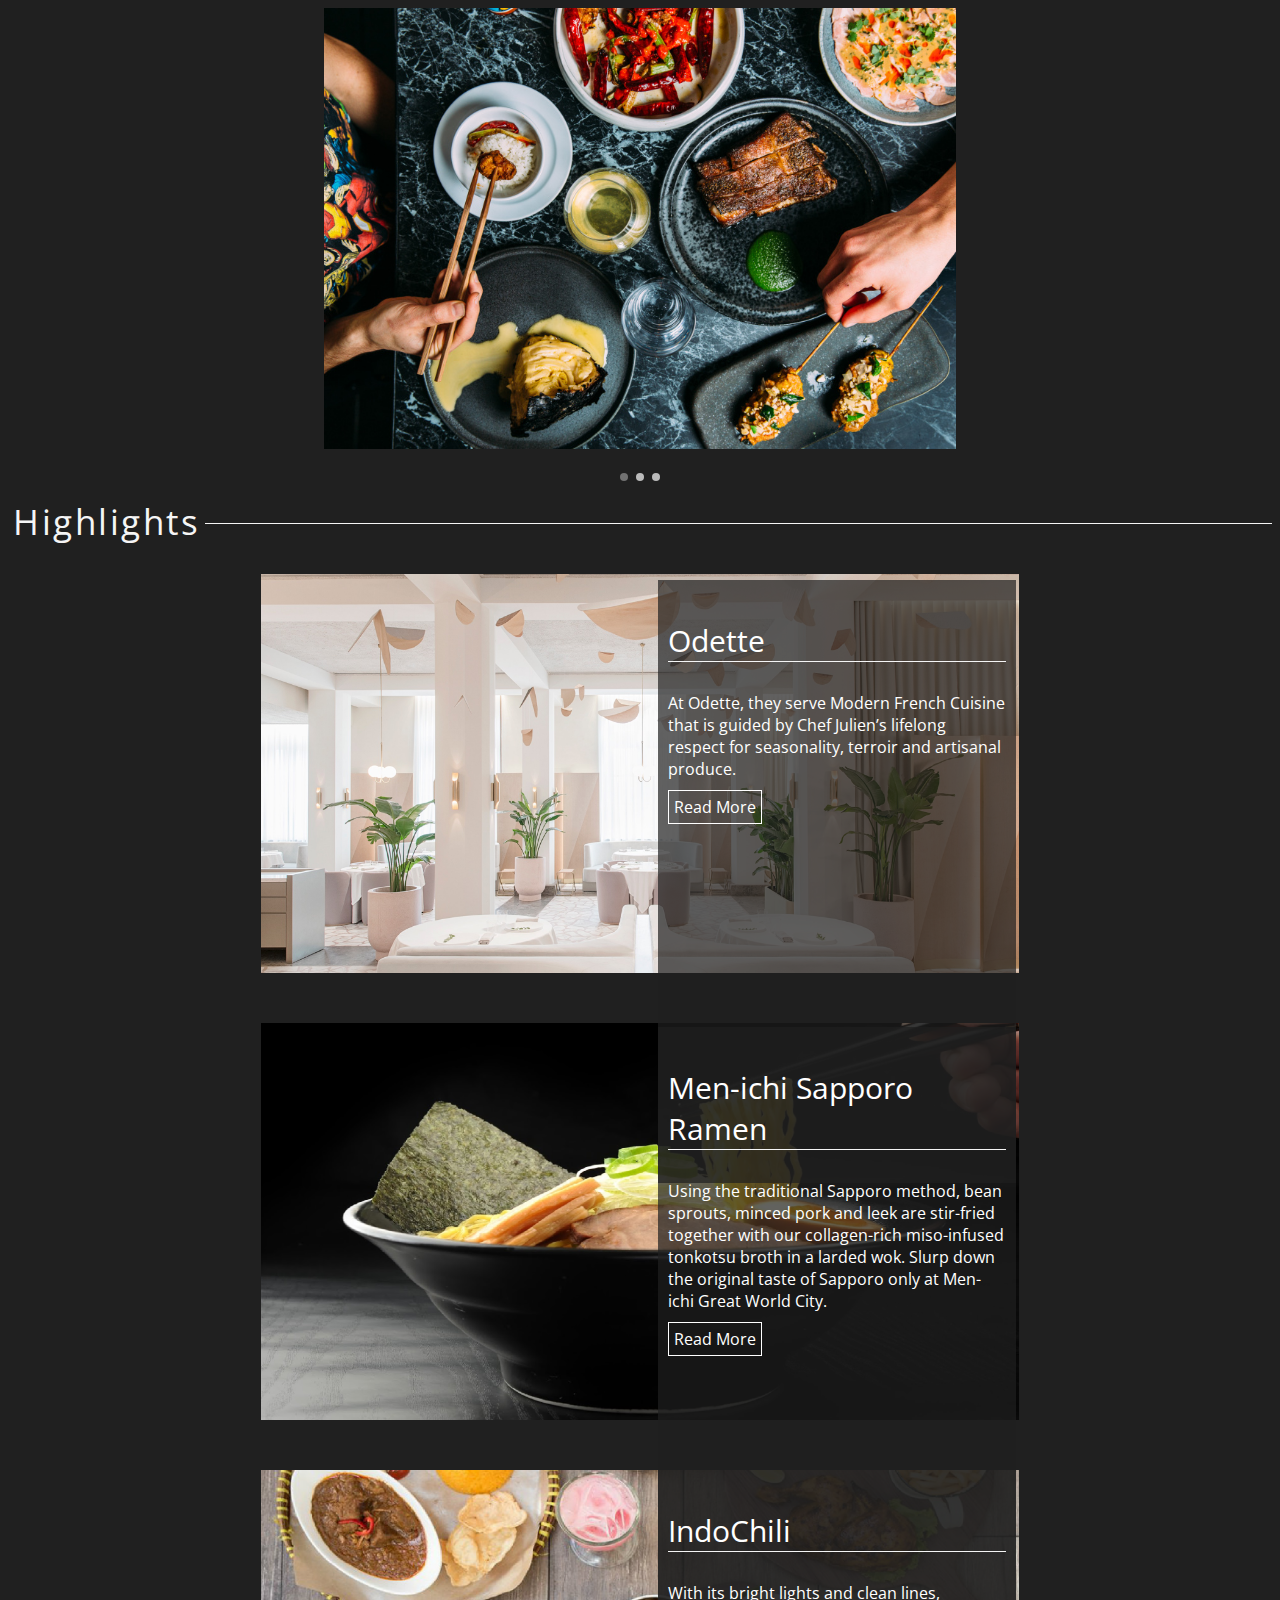
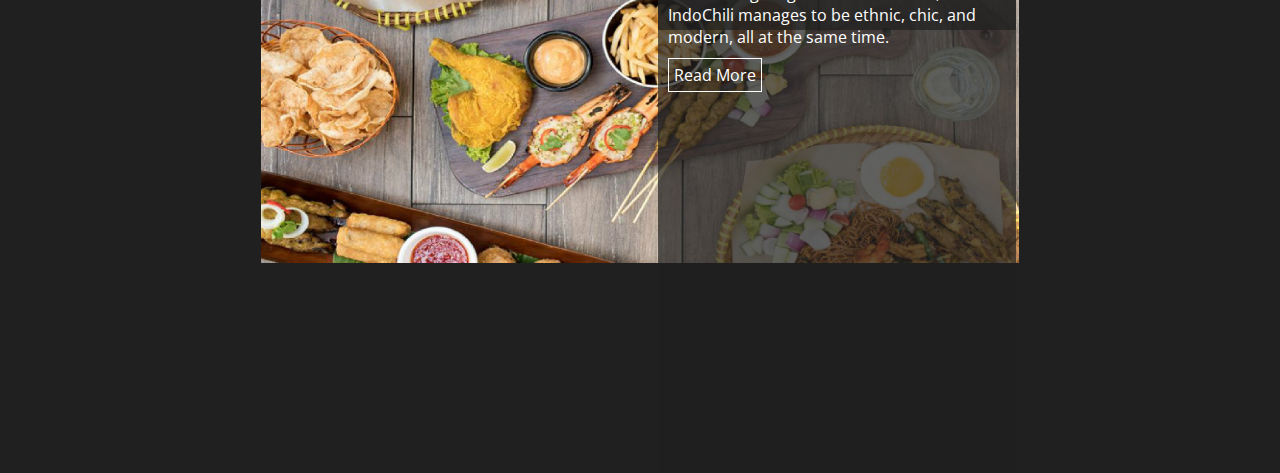
<file: index.html>
﻿<!DOCTYPE html>

<html lang="en" xmlns="http://www.w3.org/1999/xhtml">
<head>
    <meta charset="utf-8" />
    <meta name="author" content="Joel Yeo" />
    <meta name="description" content="Home Page" />
    <script src="https://www.w3schools.com/lib/w3.js"></script>
    <meta name="viewport" content="width=device-width, initial-scale=1.0">
    <link rel="stylesheet" href="css/index.css">
    <link href="https://fonts.googleapis.com/css?family=Open+Sans+Condensed:300" rel="stylesheet">
    <link rel="icon" type="image/x-icon" href="images/steaklogo.png" />

    <title>Medium Well.</title>
</head>
<body>
    <section w3-include-html="Header.html"></section>

    <script>
        w3.includeHTML();
    </script>

    <section id="">

        <section class="slideshow-container">

            <section class="mySlides fade">
                <img src="images/slideshow1.jpg" style="width:100%">

            </section> 

            <section class="mySlides fade">
                <img src="images/slideshow2.jpg" style="width:100%">

            </section>

            <section class="mySlides fade">
                <img src="images/slideshow3.jpg" style="width:100%">

            </section>

        </section>
        <br>

        <section style="text-align:center">
            <span class="dot"></span>
            <span class="dot"></span>
            <span class="dot"></span>
        </section>


        <section id="Hightlight">

            <p id="HightlightHeading"><span>Highlights</span></p>

            <section id="H1">
                <img src="images/odette-home.jpg">
                <section id="H1TxtBkGnd"></section>
                <section id="H1txtContainer">
                    <p id="H1txtHeading"> Odette </p>
                    <p>At Odette, they serve Modern French Cuisine that is guided by Chef Julien’s lifelong respect for seasonality, terroir and artisanal produce.</p>
                    <a id="H1ReadMore" href="Odette.html">Read More</a>

                </section>

            </section>

            <section id="H1">
                <img src="images/ramenindex.png">
                <section id="H1TxtBkGnd"></section>
                <section id="H1txtContainer">
                    <p id="H1txtHeading"> Men-ichi Sapporo Ramen </p>
                    <P>
                        Using the traditional Sapporo method, bean sprouts, minced pork and leek are stir-fried together with our collagen-rich miso-infused tonkotsu broth in a larded wok.
                        Slurp down the original taste of Sapporo only at Men-ichi Great World City.
                    </P>
                    <a id="H1ReadMore" href="MSR.html">Read More</a>
                </section>

            </section>
            <section id="H1">
                <img src="images/indoindex.png">
                <section id="H1TxtBkGnd"></section>
                <section id="H1txtContainer">
                    <p id="H1txtHeading"> IndoChili </p>
                    <P>With its bright lights and clean lines, IndoChili manages to be ethnic, chic, and modern, all at the same time. </P>
                    <a id="H1ReadMore" href="indochili.html">Read More</a>
                </section>

            </section>


        </section>
    </section>



    <script src="java/index.js"></script>

    <section w3-include-html="Footer.html"></section>

    <script>
        w3.includeHTML();
    </script>


</body>
</html>
</file>
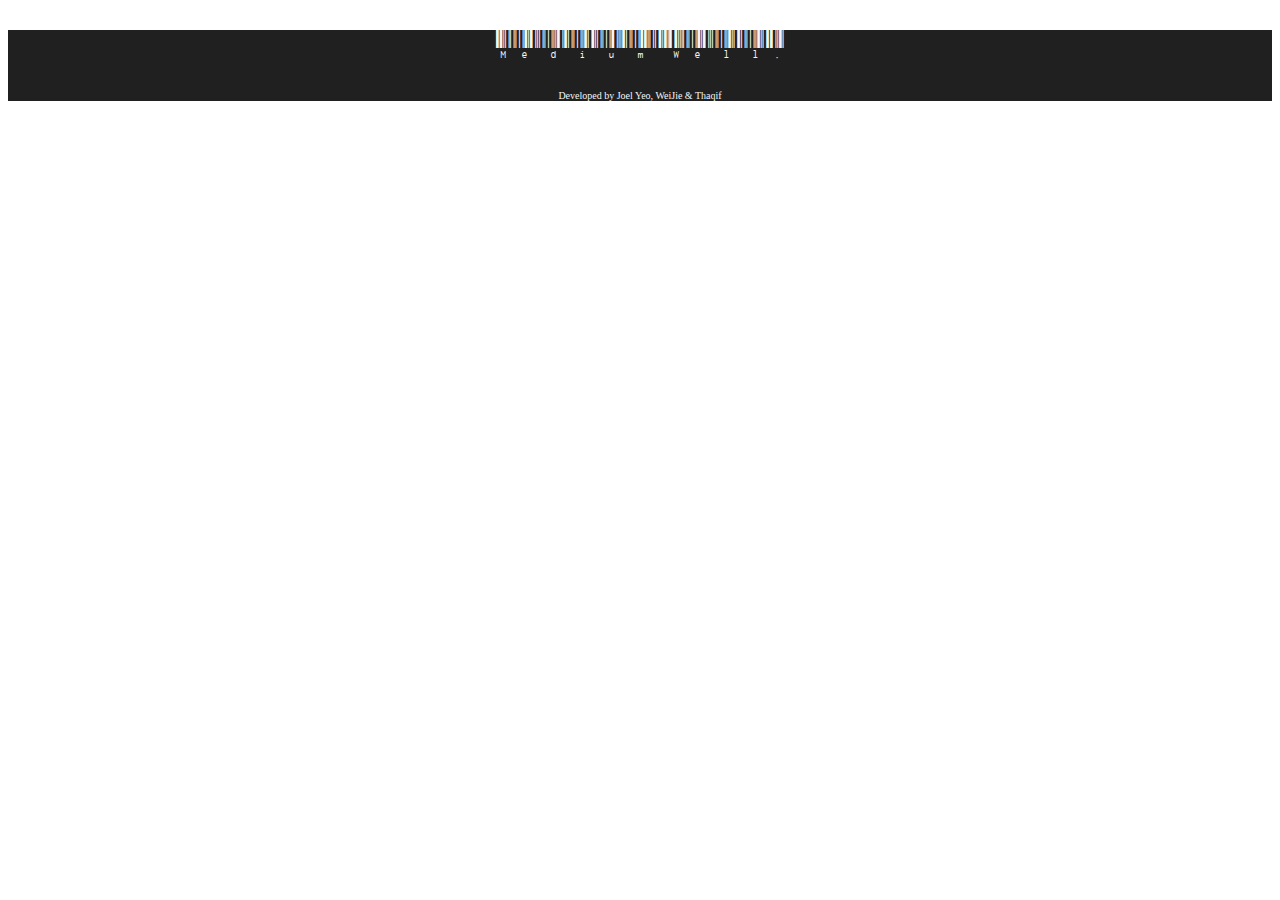
<file: Footer.html>
﻿<!DOCTYPE html>

<html lang="en" xmlns="http://www.w3.org/1999/xhtml">
<head>
    <meta charset="utf-8" />
    <link rel="stylesheet" href="css/footer.css">
    <link href="https://fonts.googleapis.com/css?family=Libre+Barcode+39+Extended+Text" rel="stylesheet">
    <link rel="icon" type="image/x-icon" href="images/steaklogo.png" />
    <title></title>
</head>
<body>
    <footer>
        <p id="footerhead">
            Medium Well.
        </p>

        <p id="developed">Developed by Joel Yeo, WeiJie & Thaqif</p>
    </footer>



</body>
</html>
</file>
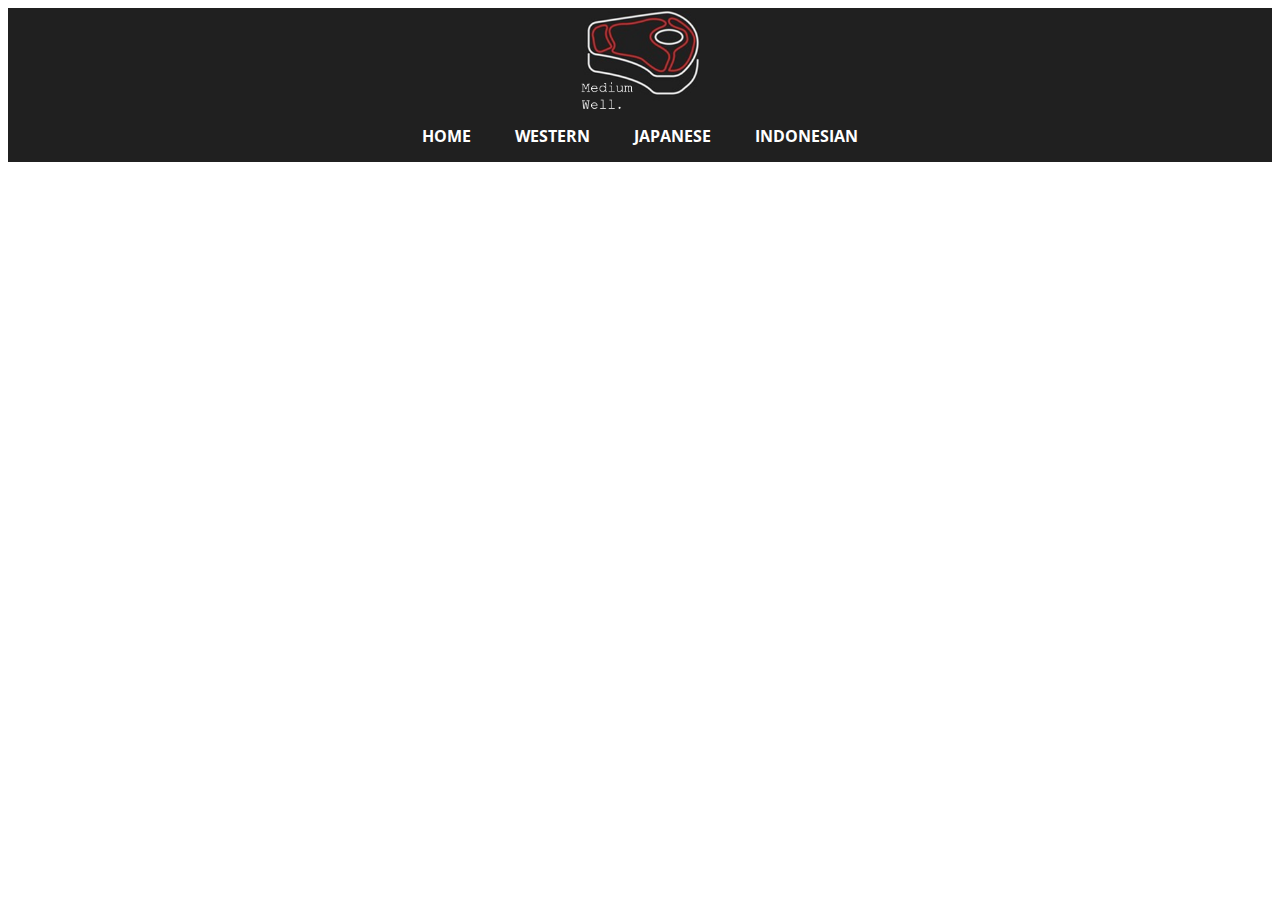
<file: Header.html>
﻿<!DOCTYPE html>

<html lang="en" xmlns="http://www.w3.org/1999/xhtml">
<head>
    <meta charset="utf-8" />
    <meta name="author" content="Joel Yeo" />
    <meta name="description" content="Header" />
    <link rel="stylesheet" href="css/header.css">
    <link href="https://fonts.googleapis.com/css?family=Open+Sans+Condensed:300" rel="stylesheet">
    <link rel="icon" type="image/x-icon" href="images/steaklogo.png" />
    <title>Medium Well.</title>
</head>
<body>

    <header>
        <img id="headerlogo" src="images/logo.png">

        
        <nav>
           

                <a href="index.html">Home</a>

            <section class="dropdown">
                <a class="dropbtn">Western</a>
                <section class="dropdown-content">
                    <a href="pscafe.html">PS.Cafe</a>
                    <a href="Odette.html">Odette</a>
                    <a href="Pacamara.html">Pacamara</a>
                </section>

            </section>

            <section class="dropdown">
                <a class="dropbtn">Japanese</a>
                <section class="dropdown-content">
                    <a href="MSR.html">Men-ichi Sapporo Ramen</a>
                    <a href="JFC.html">Fat Cow</a>
                </section>
            </section>


            <section class="dropdown">
                <a class="dropbtn">Indonesian</a>
                <section class="dropdown-content">
                    <a href="ayampenyet.html">Ayam Penyet</a>
                    <a href="indochili.html">Indochili</a>
                    <a href="tambuahmas.html">Tambuahmas</a>
                </section>
            </section>


          
        </nav>



    </header>

</body>
</html>
</file>
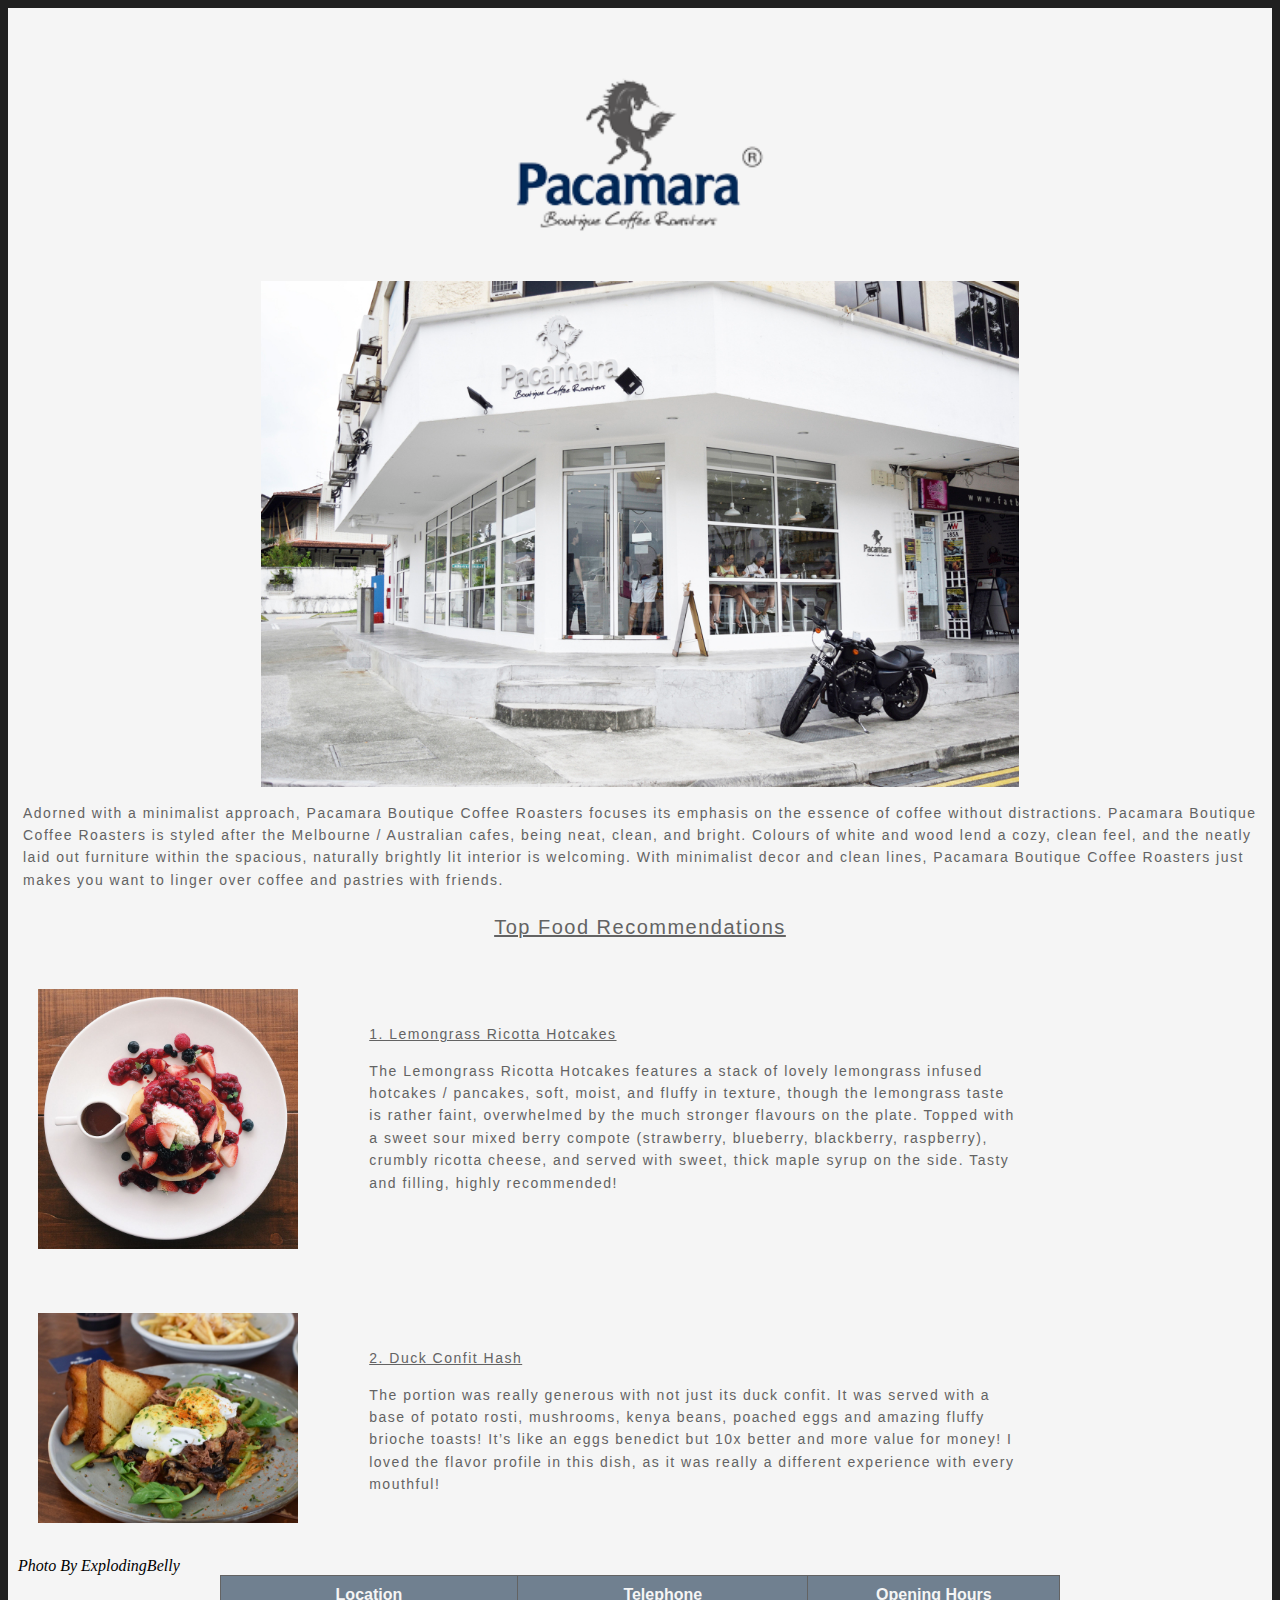
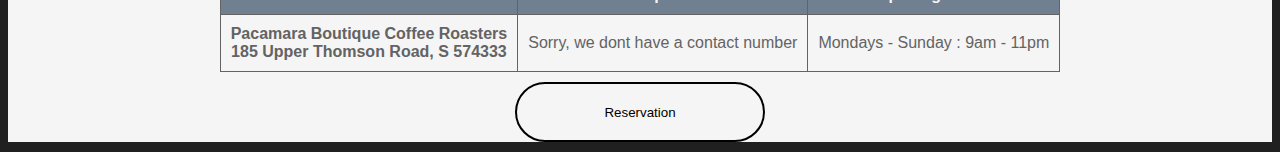
<file: Pacamara.html>
﻿<!DOCTYPE html>

<html lang="en" xmlns="http://www.w3.org/1999/xhtml">
<head>
    <meta charset="utf-8" />
    <script src="https://www.w3schools.com/lib/w3.js"></script>
    <link rel="stylesheet" href="css/F&B.css">
    <meta name="author" content="Joel Yeo" />
    <meta name="description" content="Pacamara" />
    <script src="https://www.w3schools.com/lib/w3.js"></script>
    <link rel="icon" type="image/x-icon" href="images/steaklogo.png" />
    <link href="https://fonts.googleapis.com/css?family=Open+Sans+Condensed:300" rel="stylesheet">
    <script src="http://ajax.aspnetcdn.com/ajax/jQuery/jquery-3.2.1.js" type="text/javascript"></script>
    <script src="java/F&B.js"></script>
    <title>Pacamara | Medium Well.</title>
</head>
<body>

    <section w3-include-html="Header.html"></section>

    <script>
        w3.includeHTML();
    </script>


    <section id="content">
        <a href="http://pacamara.sg/" traget="_blank">
            <img id="logo" src="images/Pacamara-Logo.png"> </a>

            <img id="buildingpic" src="images/pacabuilding.jpg" title="Pacamara">
            <p class="text" id="intro">
                Adorned with a minimalist approach, Pacamara Boutique Coffee Roasters focuses its emphasis on the essence of coffee without distractions.
                Pacamara Boutique Coffee Roasters is styled after the Melbourne / Australian cafes, being neat, clean, and bright. Colours of white and wood lend a cozy,
                clean feel, and the neatly laid out furniture within the spacious, naturally brightly lit interior is welcoming. With minimalist decor and clean lines,
                Pacamara Boutique Coffee Roasters just makes you want to linger over coffee and pastries with friends.
            </p>

            <p class="FR">Top Food Recommendations</p>

        <section id="all">
            <img id="FoodImage" src="images/paca1.jpg" title="Lemongrass Hotcakes">


            <article class="text" id="FoodDes">
                <p class="text " id="FoodName1">1. Lemongrass Ricotta Hotcakes   </p>

                The Lemongrass Ricotta Hotcakes features a stack of lovely lemongrass infused hotcakes / pancakes,
                soft, moist, and fluffy in texture, though the lemongrass taste is rather faint, overwhelmed by the much stronger flavours on the plate.
                Topped with a sweet sour mixed berry compote (strawberry, blueberry, blackberry, raspberry), crumbly ricotta cheese, and served with sweet,
                thick maple syrup on the side. Tasty and filling, highly recommended!

            </article>
        </section>

            <section id="all">
                <img id="FoodImage" src="images/paca2.jpg" title="Duck Confit Hash">


                <article class="text" id="FoodDes">
                    <p class="text " id="FoodName2">2.  Duck Confit Hash        </p>

                    The portion was really generous with not just its duck confit. It was served with a base of potato rosti, mushrooms, kenya beans, poached eggs
                    and amazing fluffy brioche toasts! It’s like an eggs benedict but 10x better and more value for money! I loved the flavor profile in this dish,
                    as it was really a different experience with every mouthful!

                </article>
            </section>
        <cite>Photo By ExplodingBelly</cite>


                <table>

                    <thead>
                        <tr>
                            <th scope="col">Location</th>
                            <th scope="col">Telephone</th>
                            <th scope="col">Opening Hours</th>
                        </tr>
                    </thead>

                    <tbody>
                        <tr>

                            <th scope="row">Pacamara Boutique Coffee Roasters <br />  185 Upper Thomson Road, S 574333</th>
                            <td>Sorry, we dont have a contact number</td>
                            <td>Mondays - Sunday : 9am - 11pm</td>


                        </tr>
                    </tbody>


                </table>


                <section>
                    <input type="button" id="btnRes" value="Reservation" />
                </section>

                <section id="overlay" class="glass" style="display:none;"></section>
                <section id="dialog" class="popup">
                    <form>
                        <a href="#" id="btnClose">X</a>
                        <h2>Book your table</h2>
                        <fieldset id="bookingdetails">
                            <legend>BOOKING DETAILS</legend>

                            <p>
                                Seats needed: <br />
                                <select id="school" onclick="" required>
                                    <option value="1">1</option>
                                    <option value="2">2</option>
                                    <option value="3">3</option>
                                    <option value="4">4</option>
                                    <option value="5">5</option>
                                    <option value="6">6 or more</option>
                                </select>
                            </p>

                            <p>
                                Date:
                                <br />
                                <input type="date" name="Date" min="2018-01-01" max="2018-12-31" placeholder="mm/dd/yy" required />
                                <br />

                                Time:
                                <br />
                                <input type="time" name="Time" min="10:00:00" max="22:00:00" step="15" placeholder="hh:mm:ss AM" required />
                            </p>
                        </fieldset>


                        <fieldset>
                            <legend>PERSONAL DETAILS</legend>
                            <label for="Name">Name:</label>
                            <br />
                            <input id="Name" type="text" placeholder="Enter Name" autocomplete="on" required>
                            <br />

                            <label for="Phone">Phone Number:</label>
                            <br />
                            <input id="Phone" type="text" placeholder="Enter Phone Number" pattern="  [89]\d{7}" required>
                            <br />
                            <label for="Email">Email:</label>
                            <br />
                            <input id="Email" type="text" placeholder="Enter Email Address" required>


                        </fieldset>
                        <label>Do you want to sign up for our newsletter ?</label>
                        <br />
                        <input type="radio" name="Small" value="Small" />Yes
                        <input type="radio" name="Medium" value="Medium" />No
                        <br />

                        <input id="btnSubmit" type="button" value="Submit" />


                    </form>

                </section>


</section>




    <script src="java/F&B.js"></script>

    <section w3-include-html="Footer.html"></section>

    <script>
        w3.includeHTML();
    </script>

</body>
</html>
</file>
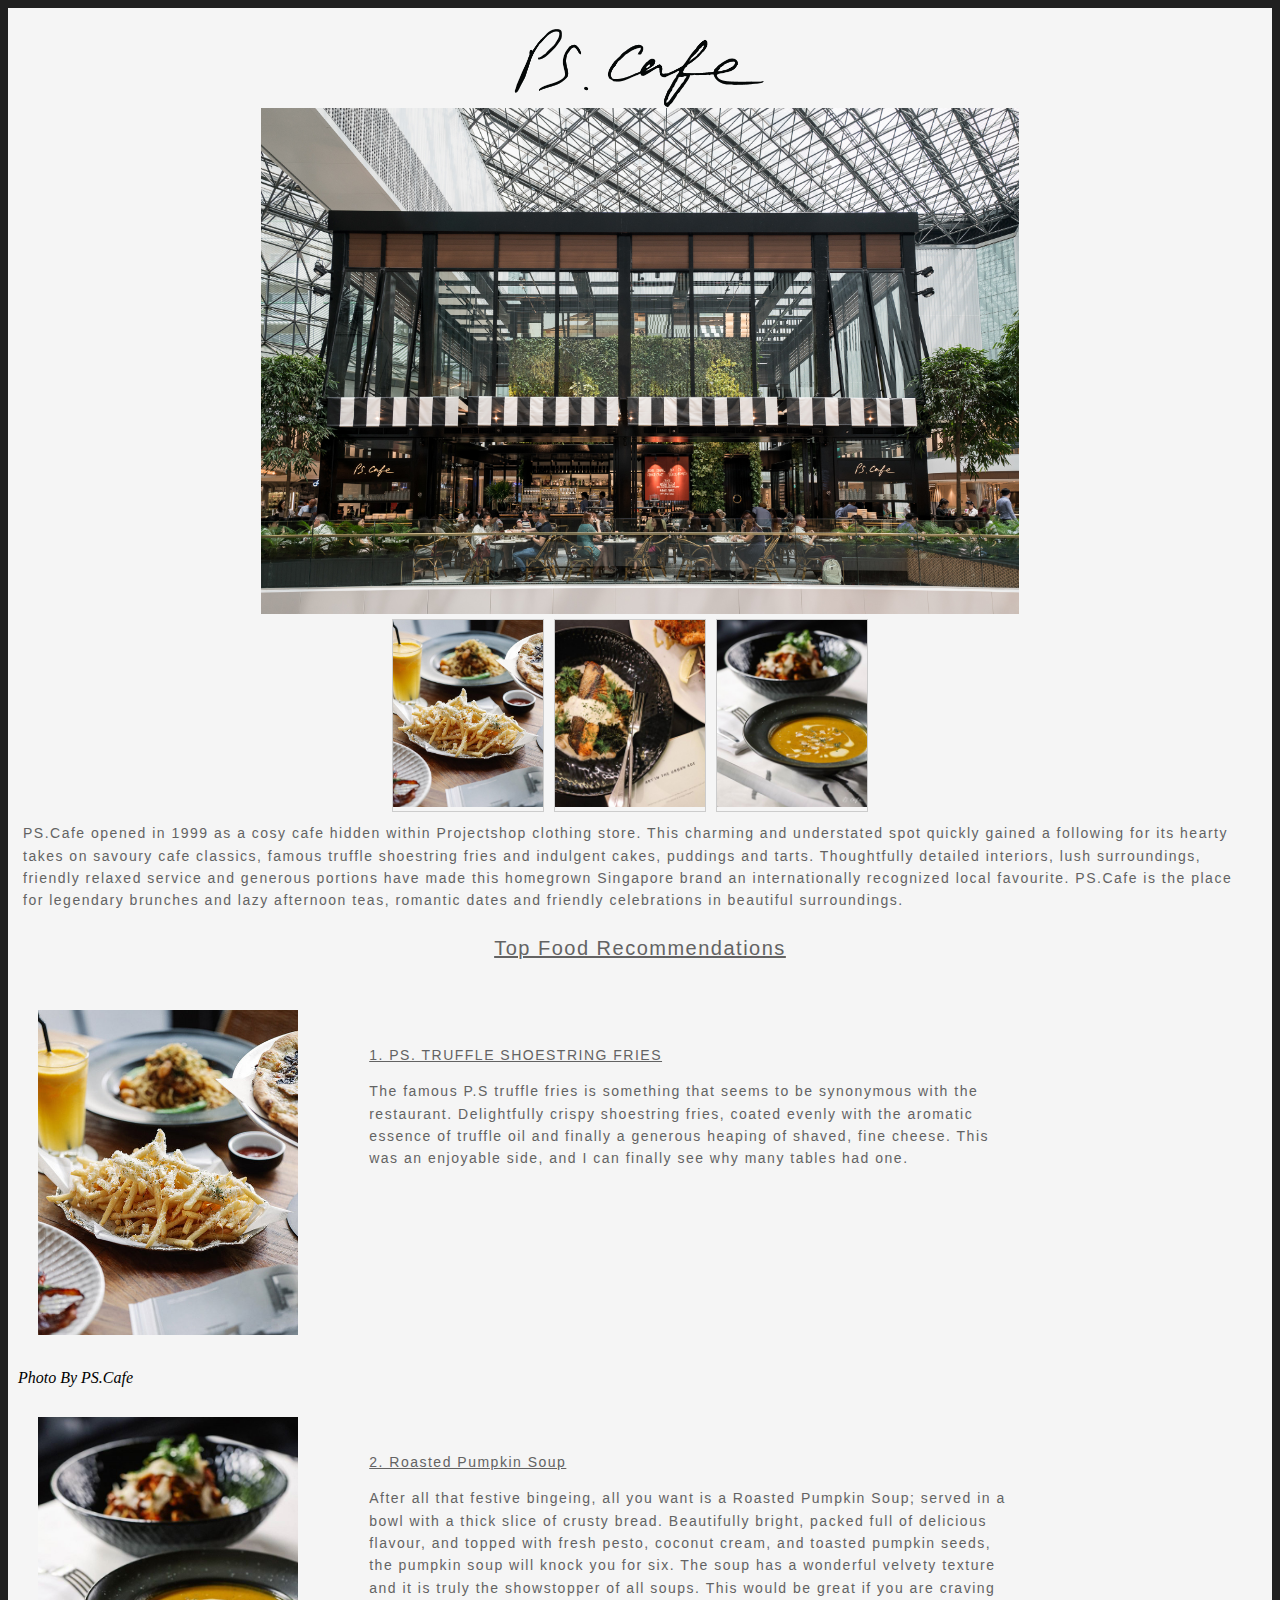
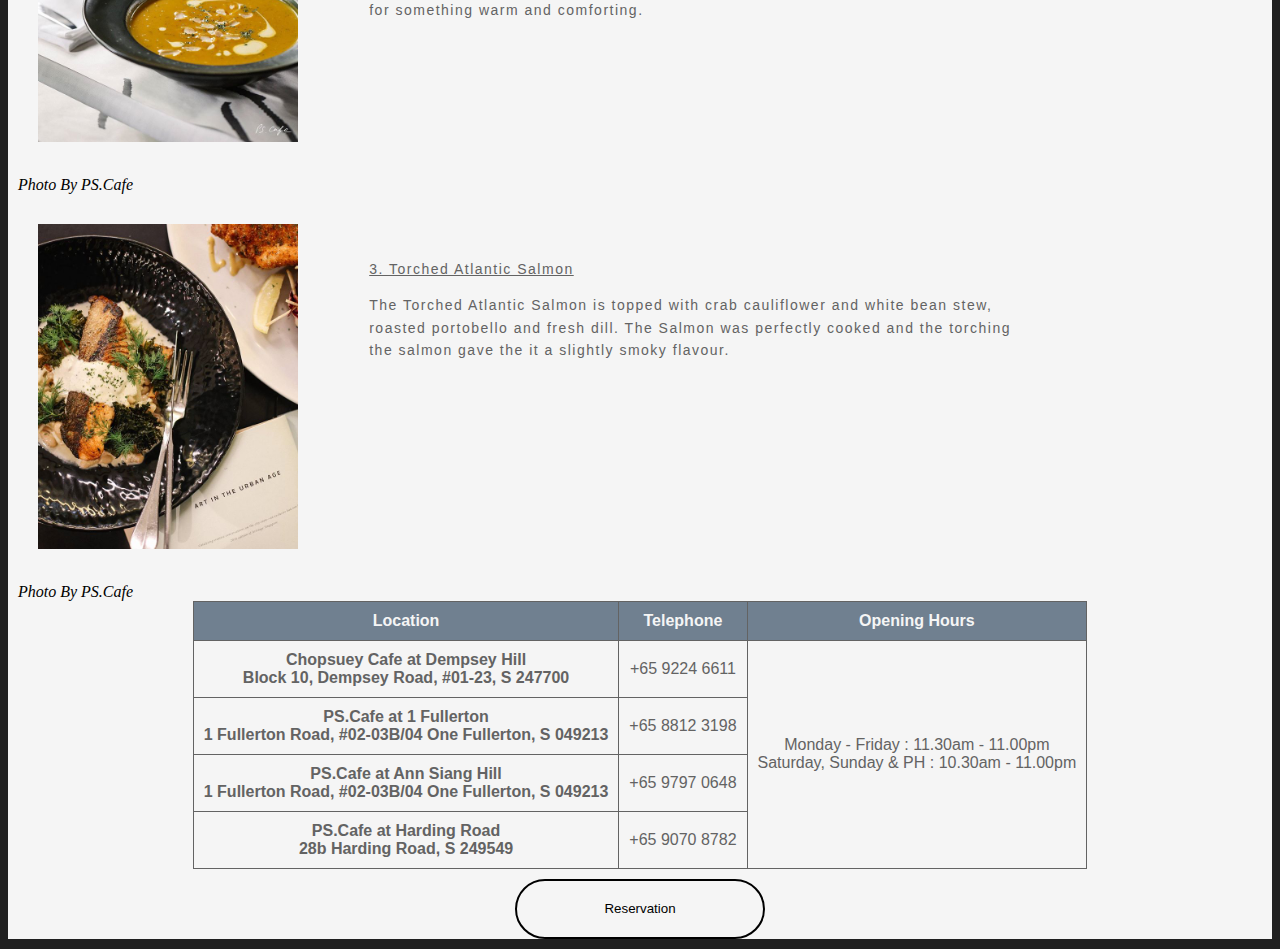
<file: pscafe.html>
﻿<!DOCTYPE html>

<html lang="en" xmlns="http://www.w3.org/1999/xhtml">
<head>
    <meta charset="utf-8" />
    <meta name="author" content="Joel Yeo" />
    <meta name="description" content="ps cafe" />
    <script src="https://www.w3schools.com/lib/w3.js"></script>
    <meta name="viewport" content="width=device-width, initial-scale=1.0">
    <link rel="stylesheet" href="css/F&B.css">
    <link rel="icon" type="image/x-icon" href="images/steaklogo.png" />
    <link href="https://fonts.googleapis.com/css?family=Open+Sans+Condensed:300" rel="stylesheet">
    <script src="https://www.w3schools.com/lib/w3.js"></script>
    <script src="http://ajax.aspnetcdn.com/ajax/jQuery/jquery-3.2.1.js" type="text/javascript"></script>
    <script src="java/F&B.js"></script>

    <title>PS.Cafe | Medium Well.</title>
</head>
<body>
    
    <section w3-include-html="Header.html"></section>

    <script>
        w3.includeHTML();
    </script>


    <section id="content">
        
        <a href="https://www.pscafe.com/" traget="_blank">
            <img id="logo" src="images/pscafelogo.png">
            </a>
        <section>
            <img id="buildingpic" src="images/pscafe.jpg" title="PS. Cafe">

            
                <section id="gallery">
                    <section class="gallery">
                        <a target="_blank" href="images/ps1.jpg">
                            <img src="images/ps1.jpg" alt="Fries" width="300" height="200">
                        </a>

                    </section>

                    <section class="gallery">
                        <a target="_blank" href="images/ps2.jpg">
                            <img src="images/ps2.jpg" alt="Soup" width="600" height="400">
                        </a>

                    </section>

                    <section class="gallery">
                        <a target="_blank" href="images/ps4.jpg">
                            <img src="images/ps4.jpg" alt=" salmon" width="600" height="400">
                        </a>

                    </section>


                </section>
            

        </section>








            <p class="text" id="intro">
                PS.Cafe opened in 1999 as a cosy cafe hidden within Projectshop clothing store.
                This charming and understated spot quickly gained a following for its hearty takes on savoury cafe classics,
                famous truffle shoestring fries and indulgent cakes, puddings and tarts.
                Thoughtfully detailed interiors, lush surroundings,
                friendly relaxed service and generous portions have made this homegrown Singapore brand an internationally recognized local favourite.
                PS.Cafe is the place for legendary brunches and lazy afternoon teas, romantic dates and friendly celebrations in beautiful surroundings.
            </p>

            <p class="FR">Top Food Recommendations</p>

        <section id="all">
            <img id="FoodImage" src="images/ps1.jpg" title="PS. TRUFFLE SHOESTRING FRIES">
            

            <article class="text" id="FoodDes">
                <p class="text " id="FoodName1">1. PS. TRUFFLE SHOESTRING FRIES </p>

                The famous P.S truffle fries is something that seems to be synonymous with the restaurant.
                Delightfully crispy shoestring fries, coated evenly with the aromatic essence of truffle oil and finally a
                generous heaping of shaved, fine cheese. This was an enjoyable side, and I can finally see why many tables
                had one.

            </article>
        </section>
        <cite>Photo By PS.Cafe</cite>



            <section id="all">
                <img id="FoodImage" src="images/ps4.jpg" title="Roasted Pumpkin Soup"/>


                <article class="text" id="FoodDes">
                    <p class="text " id="FoodName2">2. Roasted Pumpkin Soup</p>

                    After all that festive bingeing, all you want is a Roasted Pumpkin Soup; served in a bowl with a thick slice of crusty bread.
                    Beautifully bright, packed full of delicious flavour, and topped with fresh pesto, coconut cream, and toasted pumpkin seeds,
                    the pumpkin soup will knock you for six. The soup has a wonderful velvety texture and it is truly the showstopper of all soups.
                    This would be great if you are craving for something warm and comforting.

                </article>
            </section>
        <cite>Photo By PS.Cafe</cite>

        <section id="all">
            <img id="FoodImage" src="images/ps2.jpg" title="Torched Atlantic Salmon"/>

            <article class="text" id="FoodDes">
                <p class="text " id="FoodName2">3. Torched Atlantic Salmon </p>

                The Torched Atlantic Salmon is topped with crab cauliflower and white bean stew, roasted portobello and fresh dill.
                The Salmon was perfectly cooked and the torching the salmon gave the it a slightly smoky flavour.

            </article>
        </section>
        <cite>Photo By PS.Cafe</cite>

                    <table>

                        <thead>
                            <tr>
                                <th scope="col">Location</th>
                                <th scope="col">Telephone</th>
                                <th scope="col">Opening Hours</th>
                            </tr>
                        </thead>

                        <tbody>

                            <tr>

                                <th scope="row">Chopsuey Cafe at Dempsey Hill <br />  Block 10, Dempsey Road, #01-23, S 247700</th>
                                <td> +65 9224 6611</td>
                                <td colspan="1" rowspan="4">Monday - Friday : 11.30am - 11.00pm <br /> Saturday, Sunday & PH : 10.30am - 11.00pm</td>


                            </tr>

                            <tr>

                                <th scope="row">PS.Cafe at 1 Fullerton <br />  1 Fullerton Road, #02-03B/04 One Fullerton, S 049213</th>
                                <td> +65 8812 3198</td>
                            </tr>

                            <tr>

                                <th scope="row">PS.Cafe at Ann Siang Hill <br />  1 Fullerton Road, #02-03B/04 One Fullerton, S 049213</th>
                                <td> +65 9797 0648</td>
                            </tr>

                            <tr>

                                <th scope="row">PS.Cafe at Harding Road <br /> 28b Harding Road, S 249549</th>
                                <td> +65 9070 8782 </td>
                            </tr>
                        </tbody>

                    </table>


        
        <section>
            <input type="button" id="btnRes" value="Reservation" />
        </section>


                    <section id="overlay" class="glass" style="display:none;"></section>
                    <section id="dialog" class="popup">
                        <form>
                            <a href="#" id="btnClose">X</a>
                            <h2>Book your table</h2>
                            <fieldset id="bookingdetails">
                                <legend>BOOKING DETAILS</legend>

                                <p>
                                    Select your restaurant: <br />
                                    <select id="school" required>
                                        <option value="a">Chopsuey Cafe at Dempsey Hill</option>
                                        <option value="b">PS.Cafe at 1 Fullerton</option>
                                        <option value="c">PS.Cafe at Ann Siang Hill</option>
                                        <option value="d">PS.Cafe at Harding Road</option>
                                    </select>
                                </p>

                                <p>
                                    Seats needed: <br />
                                    <select id="school" required>
                                        <option value="1">1</option>
                                        <option value="2">2</option>
                                        <option value="3">3</option>
                                        <option value="4">4</option>
                                        <option value="5">5</option>
                                        <option value="6">6 or more</option>
                                    </select>
                                </p>

                                <p>
                                    Date:
                                    <br />
                                    <input type="date" name="Date" min="2018-01-01" max="2018-12-31" placeholder="mm/dd/yy" required />
                                    <br />

                                    Time:
                                    <br />
                                    <input type="time" name="Time" min="10:00:00" max="22:00:00" step="15" placeholder="hh:mm:ss AM" required />
                                </p>
                            </fieldset>


                            <fieldset>
                                <legend>PERSONAL DETAILS</legend>
                                <label for="Name">Name:</label>
                                <br />
                                <input id="Name" type="text" placeholder="Enter Name" autocomplete="on" required>
                                <br />

                                <label for="Phone">Phone Number:</label>
                                <br />
                                <input id="Phone" type="text" placeholder="Enter Phone Number" pattern="  [89]\d{7}" required>
                                <br />
                                <label for="Email">Email:</label>
                                <br />
                                <input id="Email" type="text" placeholder="Enter Email Address" required>


                            </fieldset>
                            <label>Do you want to sign up for our newsletter ?</label>
                            <br />
                            <input type="radio" name="Small" value="Small" />Yes
                            <input type="radio" name="Medium" value="Medium" />No
                            <br />

                            <input id="btnSubmit" type="button" value="Submit" />


                        </form>

                    </section>


</section>




    <script src="java/F&B.js"></script>

    <section w3-include-html="Footer.html"></section>

    <script>
        w3.includeHTML();
    </script>


</body>
</html>
</file>
<file: css/index.css>
﻿body {
    background-color: #202020;

}

* {
    box-sizing: border-box;
}

body {
    font-family: Verdana, sans-serif;
}

.mySlides {
    display: none;
}

img {
    vertical-align: middle;
}

/*#pad{
    margin-top:10px;
}*/

/* Slideshow container */
.slideshow-container {
    max-width: 50%;
    /*position: relative;*/
    margin: auto;


}


/* The dots/bullets/indicators */
.dot {
    height: 8px;
    width: 8px;
    margin: 0 2px;
    background-color: #bbb;
    border-radius: 50%;
    display: inline-block;
    transition: background-color 0.6s ease;
}

.active {
    background-color: #717171;
}

/* Fading animation */
.fade {
    -webkit-animation-name: fade;
    -webkit-animation-duration: 1.5s;
    animation-name: fade;
    animation-duration: 1.5s;
}

@-webkit-keyframes fade {
    from {
        opacity: .4
    }

    to {
        opacity: 1
    }
}

@keyframes fade {
    from {
        opacity: .4
    }

    to {
        opacity: 1
    }
}

/* On smaller screens, decrease text size */
@media only screen and (max-width: 300px) {
    .text {
        font-size: 11px
    }
}

#Hightlight {
    font-family: 'Open Sans Condensed', sans-serif;
}


#HightlightHeading {
    font-family: 'Raleway', sans-serif;
    font-size: 35px;
    letter-spacing: 2.5px;
    font-weight: 400;
    color: whitesmoke;
    font-family: 'Open Sans Condensed', sans-serif;
    border-bottom: 1px solid whitesmoke;
    line-height: 0.1em;
}

#HightlightHeading span {
        background: #202020;
        padding: 5px;
}


#H1 img {
    width: 60%;
    display: block;
    margin: 50px auto;

}

#H1TxtBkGnd {
    background-color: #202020;
    opacity: 0.7;
    /*background-color:blue;*/
    /*width: 350px;
    height: 393px;*/
    width:28%;
    height:67%;
    margin-top: -443px;
    margin-left: 650px;
    position: absolute;
    /*position:relative;*/

}

#H1txtContainer {
    padding: 10px;
    margin-top: -443px;
    margin-left: 650px;
    /*width: 350px;
    height: 393px;*/
    width:28%;
    height:60%;
    color: white;
    z-index: 100;
    position: absolute;


}

#H1txtHeading {
    font-size: 30px;
    border-bottom: 1px solid whitesmoke;
}

#H1ReadMore{
    border: 1px solid white;
    color:white;
    padding: 5px;
    text-decoration:none;  /*remove underline*/
}
</file>
<file: css/footer.css>
﻿footer {
    background-color: #202020;
    text-align: center;
}
#footerhead {
    font-family: 'Libre Barcode 39 Extended Text', cursive;
    font-size:30px;
    color:whitesmoke;
}

#developed{
    color:whitesmoke;
    font-size: 10px;
}
</file>
<file: css/header.css>
﻿header {
    background-color: #202020;

    top: 0;
    width: 100%;
    z-index: 100;
}
nav {

    background-color: #202020;
    width: 100%;
    text-align:center;
}

    nav a {
        display: inline-block;
        padding: 15px 20px;
        text-decoration: none;
        text-transform: uppercase;
        font-weight: 700;
        color: white;
        font-family: 'Open Sans Condensed', sans-serif;

    }



#headerlogo {
    width: 120px;
    display: block;
    margin: 0 auto;

}




.dropdown {
    position: relative;
    display: inline-block;
}

.dropdown-content {
    display: none;
    position: absolute;
    background-color: #202020;
    min-width: 160px;
    box-shadow: 0px 8px 16px 0px rgba(0,0,0,0.2);
    z-index: 1;
}

    .dropdown-content a {
        color: white;
        padding: 12px 16px;
        text-decoration: none;
        display: block;
    }

        .dropdown-content a:hover {
            background-color: #a9a9a9
        }

.dropdown:hover .dropdown-content {
    display: block;
}

.dropdown:hover .dropbtn {
    color:aliceblue;
}
</file>
<file: css/F&B.css>
﻿body {
    background-color: #202020;
}

#content {
    background-color: whitesmoke;
    animation-name: fadeIn;
    animation-duration: 1.5s;
}


#logo {
    width: 20%;
    margin-left: 500px;
    padding-top: 20px;
    display: block;
    margin: 0 auto;
}

#buildingpic {
    width: 60%;
    margin-left: 255px;
    display: block;
    margin: 0 auto;
}

.text {
    font-family: 'Raleway', sans-serif;
    font-size: 14px;
    line-height: 1.6em;
    letter-spacing: 1.5px;
    font-weight: 400;
    color: #636363;
}

#intro {
    margin: 10px;
    padding: 5px;
    clear: both;
}

.FR {
    font-size: 20px;

    font-family: 'Raleway', sans-serif;
    letter-spacing: 1.5px;
    color: #636363;
    text-decoration: underline;
    text-align:center;
}

#FoodImage{
    padding:30px;
    width:260px;

}

#FoodDes {
    float: right;
    max-width: 650px;
    margin-right: 20%;
    margin-top: 50px;

}

#all {
    display: block;
    margin: 0 auto;
}


#FoodName1 {

    margin-right:54%;
    text-decoration:underline;
    max-width:50%;
}

#FoodName2 {

    margin-right: 64%;
    text-decoration: underline;

}

#FoodName3 {

    margin-right: 78%;
    text-decoration: underline;
}


.glass {
    position: fixed;
    left: 0;
    top: 0;
    background-color: rgba(225,225,225,.7);
    height: 100vh;
    width: 100vw;
    z-index: 100;
}

/*.dialog {
    height: 125px;
    width: 220px;
    margin: 0 auto;
    padding: 15px;
    border: 1px solid black;
    background-color: white;
}*/

.popup {
    display: none;
    position: fixed;
    width: 400px;
    height: 530px;
    top: 5%;
    left: 35%;
    background-color: whitesmoke;
    border: 1px solid black;
    z-index: 100;
    font-size: 10pt;
    animation-name: fadeIn;
    animation-duration: 1.5s;
}

form {
    text-align: center;
    font-family: 'Raleway', sans-serif;
}
fieldset{
    margin: 10px;
}

#bookingdetails input {
    width: 200px;
}

#bookingdetails select {
    width: 200px;
}

input[type=text] {
    width: 200px;
    -webkit-transition: width .35s ease-in-out;
    transition: width .35s ease-in-out;
}

    input[type=text]:focus {
        width: 350px;
    }

#btnSubmit {
    border:1px solid black;
    background-color: orange;
    cursor: pointer;
    padding:3px;

}
#btnClose {
    margin-left: 370px;
    padding:0px;
    color:red;
}




table {
    font-family: Arial, Helvetica, sans-serif;
    text-align: center;
    border-collapse: collapse;
    color:#636363 ;
    margin: auto;
}

thead th{
    background-color: slategrey;
    color:whitesmoke;
}

tr, td, th {
    border: thin solid #636363;
    padding: 10px;
}

tbody th:hover {
    background-color: slategrey;
    color: whitesmoke;
}

tbody td:hover{
    background-color:slategrey;
    color:whitesmoke;
}


#btnRes {
    border: 2px solid black;
    width: 250px;
    height: 60px;
    border-radius: 300px;
    background-color: whitesmoke;
    font-family: 'Raleway', sans-serif;
    display:block;
    margin: 10px auto;
}

    #btnRes:hover {
        background-color: black;
        color: white;
        font-family: 'Raleway', sans-serif;
    }
cite{
    margin-left:10px;
}


video {
    width: 80%;
    display: block;
    margin: auto;
}


@keyframes fadeIn {
    0% {
        opacity: 0;
    }

    100% {
        opacity: 1;
    }
}



#gallery {
    display:block;
    margin: 0 auto;
    width: 40%; 
}



section.gallery {
    margin: 5px;
    border: 1px solid #ccc;
    float: left;
    width: 150px;
    max-width:500px;
}

    section.gallery:hover {
        border: 1px solid;
        opacity:0.5;
    }

    section.gallery img {
        width: 100%;
        height: auto;
    }
</file>
